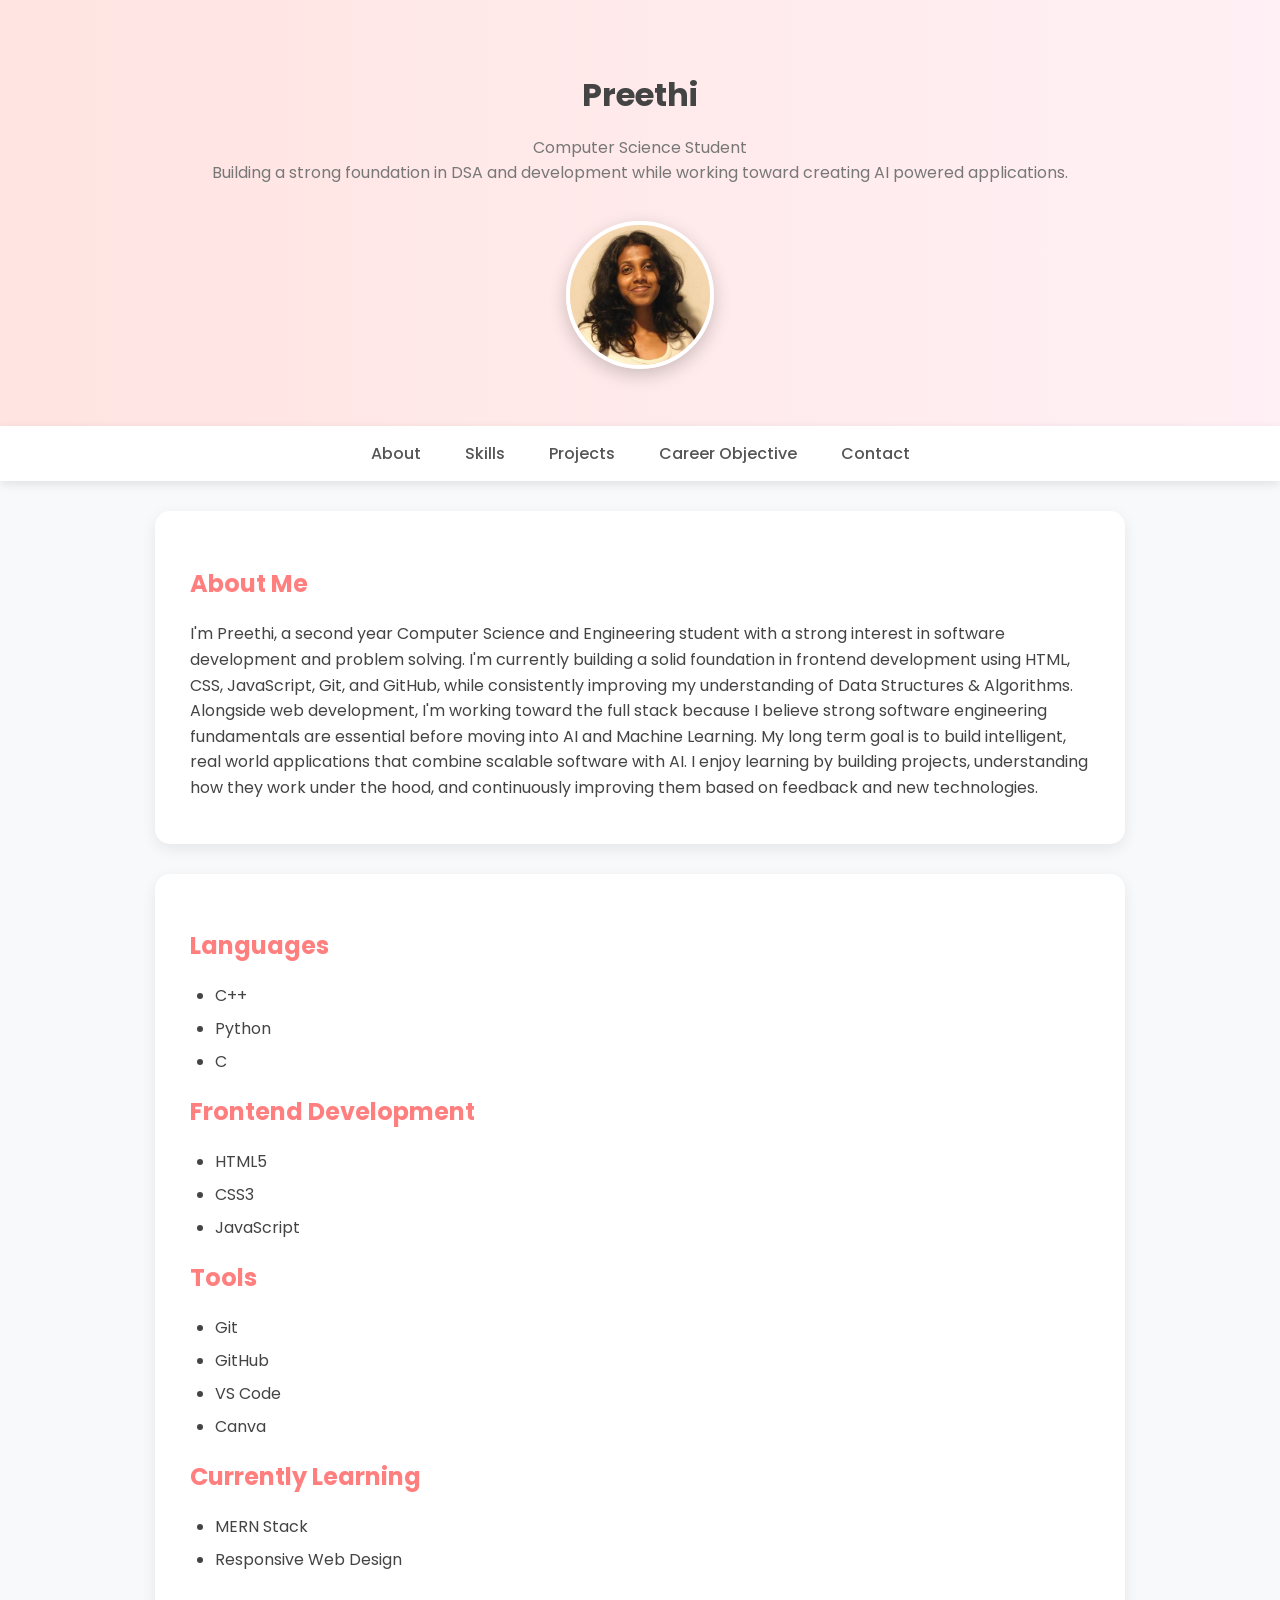
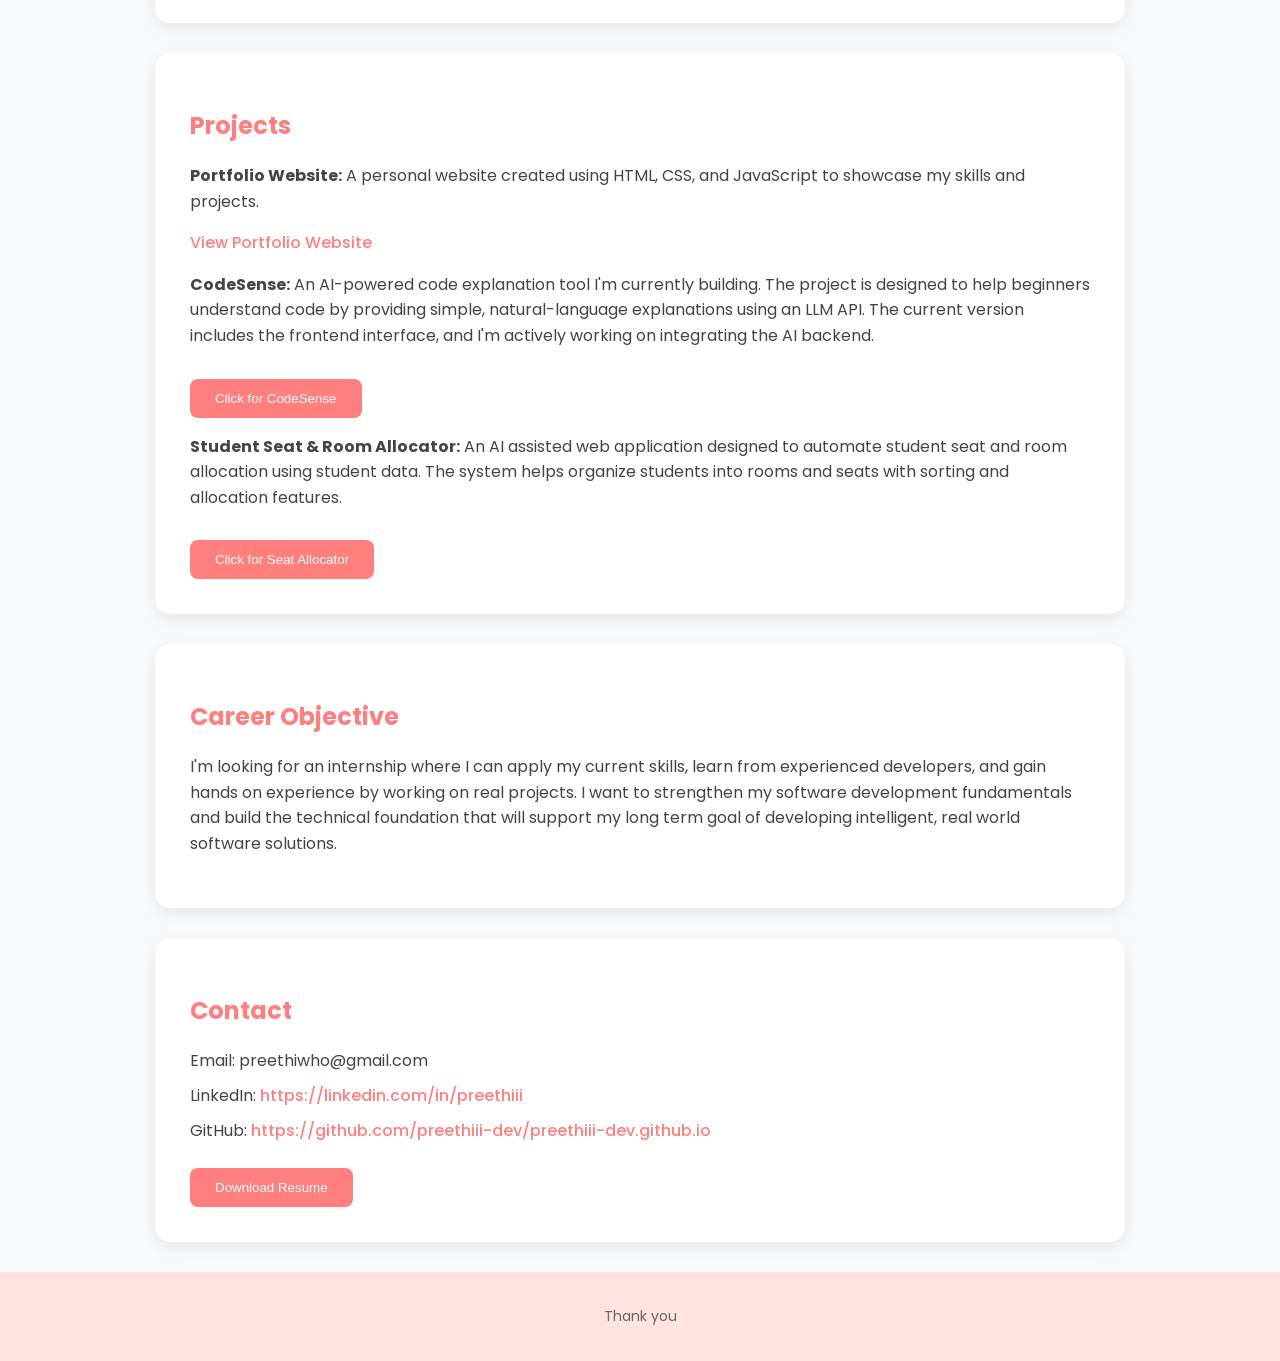
<file: index.html>
<!DOCTYPE html>
<html lang="en">
<head>
<meta charset="UTF-8">
<title>Preethi Portfolio</title>

<link href="https://fonts.googleapis.com/css2?family=Poppins:wght@300;400;600&display=swap" rel="stylesheet">

<style>
    body {
        font-family: 'Poppins', sans-serif;
        margin: 0;
        background: #f8f9fb;
        color: #444;
    }

    header {
        text-align: center;
        padding: 50px 20px;
        background: linear-gradient(to right, #ffe4e1, #fff0f5);
    }

    header h1 {
        margin-bottom: 5px;
        font-size: 32px;
    }

    header p {
        color: #777;
        font-size: 16px;
    }

    .profile-pic {
        width: 140px;
        height: 140px;
        border-radius: 50%;
        object-fit: cover;
        margin-top: 20px;
        border: 4px solid white;
        box-shadow: 0px 6px 18px rgba(0,0,0,0.2);
    }

    nav {
        background: white;
        text-align: center;
        padding: 15px;
        box-shadow: 0px 3px 10px rgba(0,0,0,0.1);
        position: sticky;
        top: 0;
    }

    nav a {
        margin: 0 20px;
        text-decoration: none;
        color: #555;
        font-weight: 500;
        transition: 0.3s;
    }

    nav a:hover {
        color: #ff7f7f;
    }

    section {
        max-width: 900px;
        margin: 30px auto;
        padding: 35px;
        background: white;
        border-radius: 15px;
        box-shadow: 0px 5px 15px rgba(0,0,0,0.08);
    }

    h2 {
        color: #ff7f7f;
        margin-bottom: 20px;
    }

    /* About */
    #about p {
        margin: 8px 0;
        line-height: 1.6;
    }

    /* Skills */
    ul {
        list-style-type: disc;
        padding-left: 25px;
    }

    li {
        margin: 8px 0;
    }

    /* Projects */
    #projects p {
        margin-bottom: 15px;
        line-height: 1.6;
    }

    /* Career Objective */
    #career p {
        line-height: 1.6;
    }

    button {
        margin-top: 15px;
        padding: 12px 25px;
        background: #ff7f7f;
        color: white;
        border: none;
        border-radius: 8px;
        cursor: pointer;
        font-weight: 500;
        transition: 0.3s;
    }

    button:hover {
        background: #ff4d4d;
    }

    a {
        color: #ff7f7f;
        text-decoration: none;
        font-weight: 500;
    }

    a:hover {
        text-decoration: underline;
    }

    /* Contact spacing */
    #contact p {
        margin: 10px 0;
    }

    footer {
        text-align: center;
        padding: 20px;
        background: #ffe4e1;
        margin-top: 30px;
        font-size: 14px;
        color: #666;
    }
</style>
</head>

<body>

<header>
    <h1>Preethi</h1>

    <p>
        Computer Science Student<br>
        Building a strong foundation in DSA and development while working
        toward creating AI powered applications.
    </p>

    <!-- Make sure this filename matches the actual file in GitHub -->
    <img src="myphoto.jpg" alt="Profile Photo" class="profile-pic">
</header>


<nav>
    <a href="#about">About</a>
    <a href="#skills">Skills</a>
    <a href="#projects">Projects</a>
    <a href="#career">Career Objective</a>
    <a href="#contact">Contact</a>
</nav>


<section id="about">
    <h2>About Me</h2>

    <p>
        I'm Preethi, a second year Computer Science and Engineering student
        with a strong interest in software development and problem solving.
        I'm currently building a solid foundation in frontend development
        using HTML, CSS, JavaScript, Git, and GitHub, while consistently
        improving my understanding of Data Structures & Algorithms.
        Alongside web development, I'm working toward the full stack because
        I believe strong software engineering fundamentals are essential
        before moving into AI and Machine Learning. My long term goal is to
        build intelligent, real world applications that combine scalable
        software with AI. I enjoy learning by building projects,
        understanding how they work under the hood, and continuously
        improving them based on feedback and new technologies.
    </p>
</section>


<section id="skills">
    <h2>Languages</h2>

    <ul>
        <li>C++</li>
        <li>Python</li>
        <li>C</li>
    </ul>


    <h2>Frontend Development</h2>

    <ul>
        <li>HTML5</li>
        <li>CSS3</li>
        <li>JavaScript</li>
    </ul>


    <h2>Tools</h2>

    <ul>
        <li>Git</li>
        <li>GitHub</li>
        <li>VS Code</li>
        <li>Canva</li>
    </ul>


    <h2>Currently Learning</h2>

    <ul>
        <li>MERN Stack</li>
        <li>Responsive Web Design</li>
    </ul>

</section>


<section id="projects">
    <h2>Projects</h2>


    <!-- Portfolio Project -->
    <p>
        <b>Portfolio Website:</b>
        A personal website created using HTML, CSS, and JavaScript
        to showcase my skills and projects.
    </p>

    <p>
        <a href="https://preethiii-dev.github.io" target="_blank">
            View Portfolio Website
        </a>
    </p>


    <!-- CodeSense Project -->
    <p>
        <b>CodeSense:</b>
        An AI-powered code explanation tool I'm currently building.
        The project is designed to help beginners understand code by
        providing simple, natural-language explanations using an LLM API.
        The current version includes the frontend interface, and I'm
        actively working on integrating the AI backend.
    </p>

    <button onclick="openproject()">
        Click for CodeSense
    </button>


    <!-- Seat Allocator Project -->
    <p>
        <b>Student Seat & Room Allocator:</b>
        An AI assisted web application designed to automate student
        seat and room allocation using student data. The system helps
        organize students into rooms and seats with sorting and
        allocation features.
    </p>

    <button onclick="openSeatAllocator()">
        Click for Seat Allocator
    </button>

</section>


<section id="career">
    <h2>Career Objective</h2>

    <p>
        I'm looking for an internship where I can apply my current skills,
        learn from experienced developers, and gain hands on experience by
        working on real projects. I want to strengthen my software
        development fundamentals and build the technical foundation that
        will support my long term goal of developing intelligent,
        real world software solutions.
    </p>
</section>


<section id="contact">
    <h2>Contact</h2>

    <p>
        Email: preethiwho@gmail.com
    </p>

    <p>
        LinkedIn:
        <a href="https://linkedin.com/in/preethiii" target="_blank">
            https://linkedin.com/in/preethiii
        </a>
    </p>

    <p>
        GitHub:
        <a href="https://github.com/preethiii-dev/preethiii-dev.github.io" target="_blank">
            https://github.com/preethiii-dev/preethiii-dev.github.io
        </a>
    </p>

    <a href="resume.final.pdf" download>
        <button>Download Resume</button>
    </a>
</section>


<footer>
    <p>Thank you</p>
</footer>


<script>

function openproject() {
    window.location.href = "codesense/code-explainer.html";
}

function openSeatAllocator() {
    window.location.href = "seat.allocator/";
}

</script>

</body>
</html>
</file>
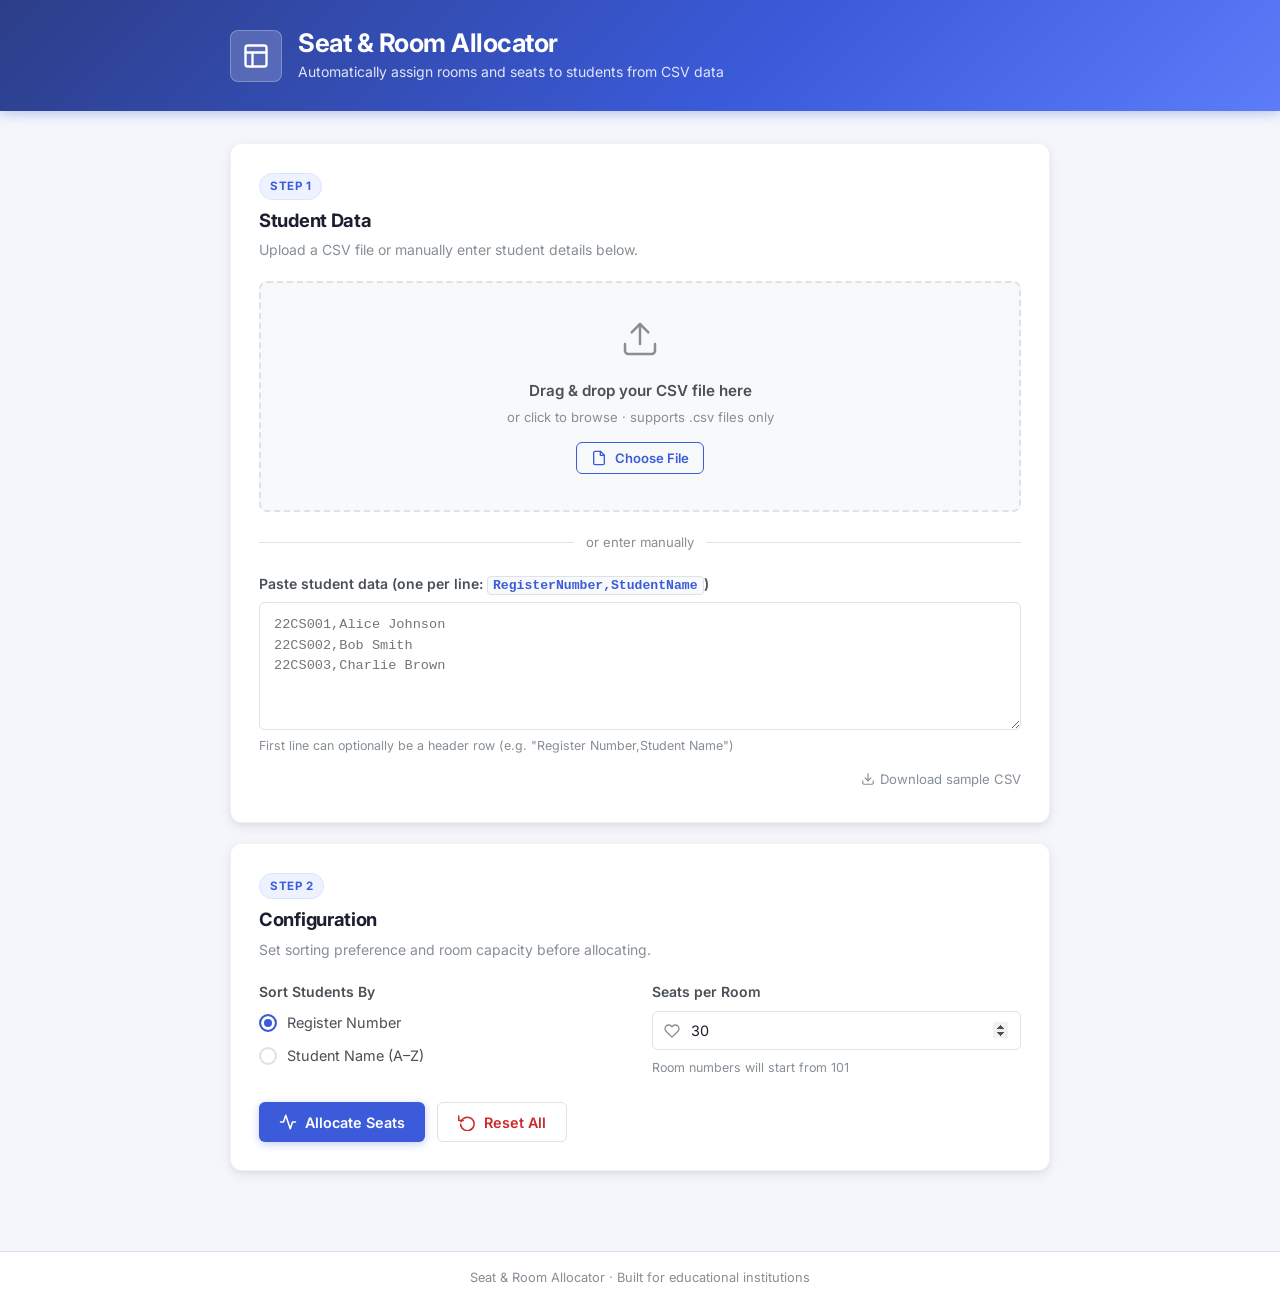
<file: seat.allocator/index.html>
<!DOCTYPE html>
<html lang="en">
  <head>
    <meta charset="UTF-8" />
    <meta name="viewport" content="width=device-width, initial-scale=1.0" />
    <title>Seat & Room Allocator</title>
    <meta name="description" content="Automatically assign room numbers and seat numbers to students based on uploaded student data." />
    <link rel="preconnect" href="https://fonts.googleapis.com" />
    <link rel="preconnect" href="https://fonts.gstatic.com" crossorigin />
    <link href="https://fonts.googleapis.com/css2?family=Inter:wght@300;400;500;600;700&display=swap" rel="stylesheet" />
    <link rel="stylesheet" href="style.css" />
  </head>
  <body>
    <!-- Toast Container -->
    <div id="toast-container" aria-live="polite" aria-atomic="true"></div>

    <!-- Loading Overlay -->
    <div id="loading-overlay" class="loading-overlay hidden">
      <div class="loading-spinner">
        <div class="spinner"></div>
        <p>Processing allocations...</p>
      </div>
    </div>

    <!-- Header -->
    <header class="header">
      <div class="container">
        <div class="header-content">
          <div class="header-icon">
            <svg xmlns="http://www.w3.org/2000/svg" width="28" height="28" viewBox="0 0 24 24" fill="none" stroke="currentColor" stroke-width="2" stroke-linecap="round" stroke-linejoin="round">
              <rect x="3" y="3" width="18" height="18" rx="2"/>
              <path d="M3 9h18M9 21V9"/>
            </svg>
          </div>
          <div>
            <h1 class="header-title">Seat &amp; Room Allocator</h1>
            <p class="header-subtitle">Automatically assign rooms and seats to students from CSV data</p>
          </div>
        </div>
      </div>
    </header>

    <main class="main">
      <div class="container">

        <!-- Step 1: Student Data Input -->
        <section class="card" id="step-input">
          <div class="card-header">
            <div class="step-badge">Step 1</div>
            <h2 class="card-title">Student Data</h2>
            <p class="card-desc">Upload a CSV file or manually enter student details below.</p>
          </div>

          <!-- Drag & Drop Upload Area -->
          <div class="upload-area" id="upload-area">
            <div class="upload-icon">
              <svg xmlns="http://www.w3.org/2000/svg" width="40" height="40" viewBox="0 0 24 24" fill="none" stroke="currentColor" stroke-width="1.5" stroke-linecap="round" stroke-linejoin="round">
                <path d="M21 15v4a2 2 0 0 1-2 2H5a2 2 0 0 1-2-2v-4"/>
                <polyline points="17 8 12 3 7 8"/>
                <line x1="12" y1="3" x2="12" y2="15"/>
              </svg>
            </div>
            <p class="upload-title">Drag &amp; drop your CSV file here</p>
            <p class="upload-subtitle">or click to browse · supports .csv files only</p>
            <input type="file" id="csv-file-input" accept=".csv" class="file-input" />
            <button class="btn btn-outline btn-sm" onclick="document.getElementById('csv-file-input').click()">
              <svg xmlns="http://www.w3.org/2000/svg" width="16" height="16" viewBox="0 0 24 24" fill="none" stroke="currentColor" stroke-width="2" stroke-linecap="round" stroke-linejoin="round"><path d="M14 2H6a2 2 0 0 0-2 2v16a2 2 0 0 0 2 2h12a2 2 0 0 0 2-2V8z"/><polyline points="14 2 14 8 20 8"/></svg>
              Choose File
            </button>
          </div>

          <!-- File Info -->
          <div id="file-info" class="file-info hidden">
            <div class="file-info-content">
              <svg xmlns="http://www.w3.org/2000/svg" width="18" height="18" viewBox="0 0 24 24" fill="none" stroke="currentColor" stroke-width="2" stroke-linecap="round" stroke-linejoin="round"><path d="M14 2H6a2 2 0 0 0-2 2v16a2 2 0 0 0 2 2h12a2 2 0 0 0 2-2V8z"/><polyline points="14 2 14 8 20 8"/></svg>
              <span id="file-name-display"></span>
              <button class="btn-icon-sm" id="remove-file-btn" title="Remove file" aria-label="Remove uploaded file">
                <svg aria-hidden="true" xmlns="http://www.w3.org/2000/svg" width="14" height="14" viewBox="0 0 24 24" fill="none" stroke="currentColor" stroke-width="2.5" stroke-linecap="round" stroke-linejoin="round"><line x1="18" y1="6" x2="6" y2="18"/><line x1="6" y1="6" x2="18" y2="18"/></svg>
              </button>
            </div>
          </div>

          <!-- Divider -->
          <div class="divider"><span>or enter manually</span></div>

          <!-- Manual Input -->
          <div class="manual-input-section">
            <label class="form-label" for="manual-input">
              Paste student data (one per line: <code>RegisterNumber,StudentName</code>)
            </label>
            <textarea
              id="manual-input"
              class="textarea"
              rows="5"
              placeholder="22CS001,Alice Johnson&#10;22CS002,Bob Smith&#10;22CS003,Charlie Brown"
            ></textarea>
            <p class="input-hint">First line can optionally be a header row (e.g. "Register Number,Student Name")</p>
          </div>

          <!-- Sample CSV download link -->
          <div class="sample-download">
            <a href="sample_students.csv" download class="link-subtle">
              <svg xmlns="http://www.w3.org/2000/svg" width="14" height="14" viewBox="0 0 24 24" fill="none" stroke="currentColor" stroke-width="2" stroke-linecap="round" stroke-linejoin="round"><path d="M21 15v4a2 2 0 0 1-2 2H5a2 2 0 0 1-2-2v-4"/><polyline points="7 10 12 15 17 10"/><line x1="12" y1="15" x2="12" y2="3"/></svg>
              Download sample CSV
            </a>
          </div>
        </section>

        <!-- Step 2: Configuration -->
        <section class="card" id="step-config">
          <div class="card-header">
            <div class="step-badge">Step 2</div>
            <h2 class="card-title">Configuration</h2>
            <p class="card-desc">Set sorting preference and room capacity before allocating.</p>
          </div>

          <div class="config-grid">
            <!-- Sorting -->
            <div class="form-group">
              <label class="form-label">Sort Students By</label>
              <div class="radio-group">
                <label class="radio-label">
                  <input type="radio" name="sort-option" value="register" checked />
                  <span class="radio-custom"></span>
                  <span>Register Number</span>
                </label>
                <label class="radio-label">
                  <input type="radio" name="sort-option" value="name" />
                  <span class="radio-custom"></span>
                  <span>Student Name (A–Z)</span>
                </label>
              </div>
            </div>

            <!-- Room Capacity -->
            <div class="form-group">
              <label class="form-label" for="room-capacity">Seats per Room</label>
              <div class="input-with-icon">
                <svg xmlns="http://www.w3.org/2000/svg" width="16" height="16" viewBox="0 0 24 24" fill="none" stroke="currentColor" stroke-width="2" stroke-linecap="round" stroke-linejoin="round"><path d="M20.84 4.61a5.5 5.5 0 0 0-7.78 0L12 5.67l-1.06-1.06a5.5 5.5 0 0 0-7.78 7.78l1.06 1.06L12 21.23l7.78-7.78 1.06-1.06a5.5 5.5 0 0 0 0-7.78z"/></svg>
                <input type="number" id="room-capacity" class="input" value="30" min="1" max="500" placeholder="e.g. 30" />
              </div>
              <p class="input-hint">Room numbers will start from 101</p>
            </div>
          </div>

          <!-- Action Buttons -->
          <div class="action-buttons">
            <button class="btn btn-primary" id="allocate-btn">
              <svg xmlns="http://www.w3.org/2000/svg" width="18" height="18" viewBox="0 0 24 24" fill="none" stroke="currentColor" stroke-width="2" stroke-linecap="round" stroke-linejoin="round"><polyline points="22 12 18 12 15 21 9 3 6 12 2 12"/></svg>
              Allocate Seats
            </button>
            <button class="btn btn-danger" id="reset-btn">
              <svg xmlns="http://www.w3.org/2000/svg" width="18" height="18" viewBox="0 0 24 24" fill="none" stroke="currentColor" stroke-width="2" stroke-linecap="round" stroke-linejoin="round"><polyline points="1 4 1 10 7 10"/><path d="M3.51 15a9 9 0 1 0 .49-3.36"/></svg>
              Reset All
            </button>
          </div>
        </section>

        <!-- Results Section -->
        <section class="card hidden" id="results-section">
          <div class="card-header">
            <div class="step-badge step-badge--success">Results</div>
            <h2 class="card-title">Allocation Results</h2>
          </div>

          <!-- Stats -->
          <div class="stats-grid" id="stats-grid">
            <div class="stat-card">
              <div class="stat-icon stat-icon--blue">
                <svg xmlns="http://www.w3.org/2000/svg" width="20" height="20" viewBox="0 0 24 24" fill="none" stroke="currentColor" stroke-width="2" stroke-linecap="round" stroke-linejoin="round"><path d="M17 21v-2a4 4 0 0 0-4-4H5a4 4 0 0 0-4 4v2"/><circle cx="9" cy="7" r="4"/><path d="M23 21v-2a4 4 0 0 0-3-3.87"/><path d="M16 3.13a4 4 0 0 1 0 7.75"/></svg>
              </div>
              <div class="stat-info">
                <div class="stat-value" id="stat-students">0</div>
                <div class="stat-label">Total Students</div>
              </div>
            </div>
            <div class="stat-card">
              <div class="stat-icon stat-icon--purple">
                <svg xmlns="http://www.w3.org/2000/svg" width="20" height="20" viewBox="0 0 24 24" fill="none" stroke="currentColor" stroke-width="2" stroke-linecap="round" stroke-linejoin="round"><rect x="3" y="3" width="18" height="18" rx="2"/><path d="M3 9h18M9 21V9"/></svg>
              </div>
              <div class="stat-info">
                <div class="stat-value" id="stat-rooms">0</div>
                <div class="stat-label">Rooms Created</div>
              </div>
            </div>
            <div class="stat-card">
              <div class="stat-icon stat-icon--green">
                <svg xmlns="http://www.w3.org/2000/svg" width="20" height="20" viewBox="0 0 24 24" fill="none" stroke="currentColor" stroke-width="2" stroke-linecap="round" stroke-linejoin="round"><polyline points="22 12 18 12 15 21 9 3 6 12 2 12"/></svg>
              </div>
              <div class="stat-info">
                <div class="stat-value" id="stat-seats">0</div>
                <div class="stat-label">Seats Allocated</div>
              </div>
            </div>
          </div>

          <!-- Search & Download -->
          <div class="table-controls">
            <div class="search-wrapper">
              <label for="search-input" class="sr-only">Search students</label>
              <svg class="search-icon" aria-hidden="true" xmlns="http://www.w3.org/2000/svg" width="16" height="16" viewBox="0 0 24 24" fill="none" stroke="currentColor" stroke-width="2" stroke-linecap="round" stroke-linejoin="round"><circle cx="11" cy="11" r="8"/><line x1="21" y1="21" x2="16.65" y2="16.65"/></svg>
              <input type="search" id="search-input" class="search-input" placeholder="Search by name or register number…" aria-label="Search students by name or register number" />
            </div>
            <button class="btn btn-success" id="download-btn">
              <svg xmlns="http://www.w3.org/2000/svg" width="16" height="16" viewBox="0 0 24 24" fill="none" stroke="currentColor" stroke-width="2" stroke-linecap="round" stroke-linejoin="round"><path d="M21 15v4a2 2 0 0 1-2 2H5a2 2 0 0 1-2-2v-4"/><polyline points="7 10 12 15 17 10"/><line x1="12" y1="15" x2="12" y2="3"/></svg>
              Download CSV
            </button>
          </div>

          <p class="results-count" id="results-count"></p>

          <!-- Table -->
          <div class="table-wrapper">
            <table class="table" id="results-table">
              <thead>
                <tr>
                  <th>Register Number</th>
                  <th>Student Name</th>
                  <th>Room Number</th>
                  <th>Seat Number</th>
                </tr>
              </thead>
              <tbody id="results-tbody"></tbody>
            </table>
            <div class="empty-state hidden" id="empty-state">
              <svg xmlns="http://www.w3.org/2000/svg" width="40" height="40" viewBox="0 0 24 24" fill="none" stroke="currentColor" stroke-width="1.5" stroke-linecap="round" stroke-linejoin="round"><circle cx="11" cy="11" r="8"/><line x1="21" y1="21" x2="16.65" y2="16.65"/></svg>
              <p>No results match your search.</p>
            </div>
          </div>
        </section>

      </div>
    </main>

    <footer class="footer">
      <div class="container">
        <p>Seat &amp; Room Allocator · Built for educational institutions</p>
      </div>
    </footer>

    <script src="script.js"></script>
  </body>
</html>
</file>
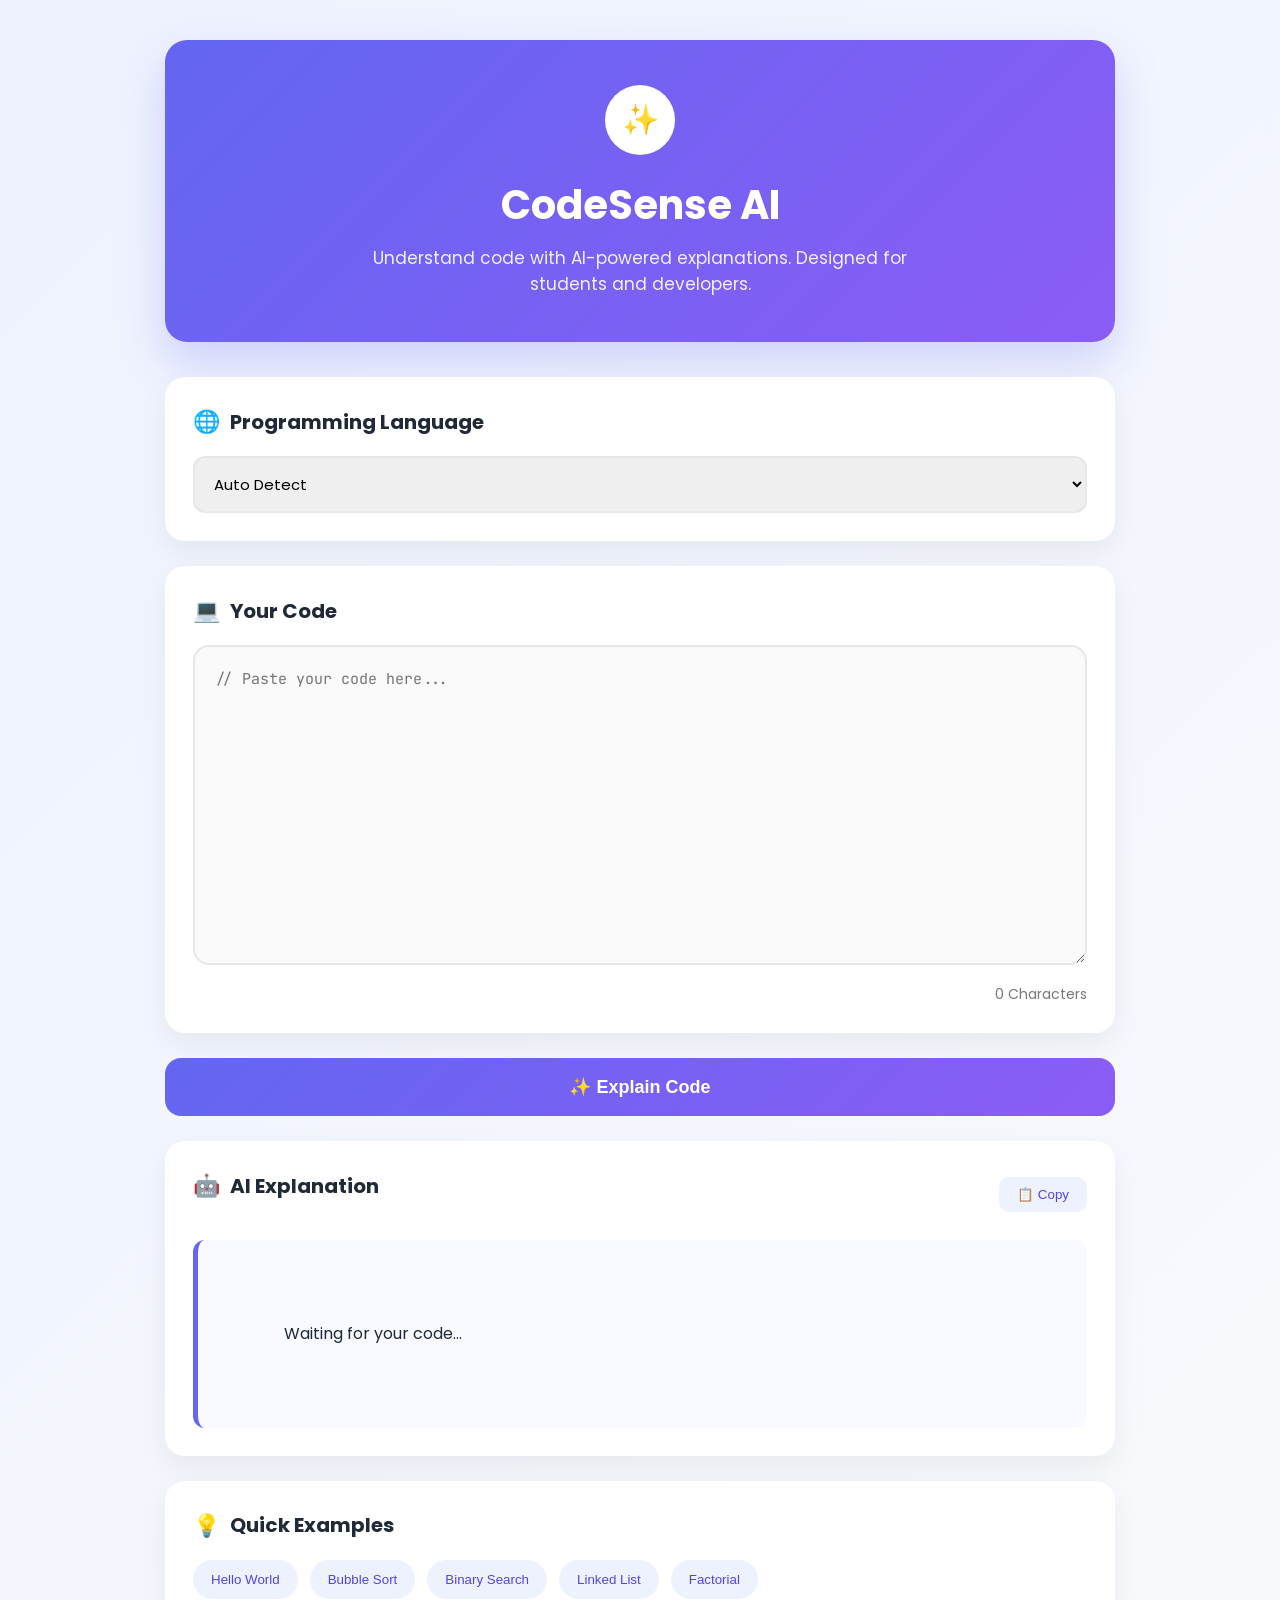
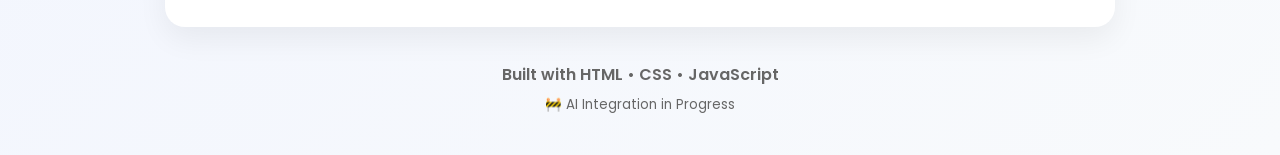
<file: codesense/code-explainer.html>
<!DOCTYPE html>
<html lang="en">
<head>
    <meta charset="UTF-8">
    <meta name="viewport" content="width=device-width, initial-scale=1.0">

    <title>CodeSense AI</title>

    <link href="https://fonts.googleapis.com/css2?family=Poppins:wght@300;400;500;600;700&family=JetBrains+Mono:wght@400;500&display=swap" rel="stylesheet">

    <link rel="stylesheet" href="style.css">
</head>

<body>

<div class="container">

    <!-- HERO -->

    <header class="hero">

        <div class="logo">
            ✨
        </div>

        <h1>CodeSense AI</h1>

        <p>
            Understand code with AI-powered explanations.
            Designed for students and developers.
        </p>

    </header>


    <!-- INPUT CARD -->

    <div class="card">

        <div class="section-title">

            <span>🌐</span>
            <h2>Programming Language</h2>

        </div>

        <select id="language">

            <option>Auto Detect</option>
            <option>JavaScript</option>
            <option>Python</option>
            <option>C++</option>
            <option>Java</option>
            <option>C</option>
            <option>HTML</option>
            <option>CSS</option>

        </select>

    </div>


    <!-- CODE EDITOR -->

    <div class="card">

        <div class="section-title">

            <span>💻</span>

            <h2>Your Code</h2>

        </div>

        <textarea
            id="codeInput"
            placeholder="// Paste your code here..."
        ></textarea>

        <div class="editor-footer">

            <span id="charCount">
                0 Characters
            </span>

        </div>

    </div>


    <!-- BUTTON -->

    <button id="explainBtn">

        ✨ Explain Code

    </button>


    <!-- OUTPUT -->

    <div class="card">

        <div class="output-header">

            <div class="section-title">

                <span>🤖</span>

                <h2>AI Explanation</h2>

            </div>

            <button id="copyBtn">

                📋 Copy

            </button>

        </div>

        <div class="output">

            <p id="result">

                Waiting for your code...

            </p>

        </div>

    </div>


    <!-- EXAMPLES -->

    <div class="card">

        <div class="section-title">

            <span>💡</span>

            <h2>Quick Examples</h2>

        </div>

       <div class="examples">

    <button class="example-btn" onclick="loadExample('hello')">
        Hello World
    </button>

    <button class="example-btn" onclick="loadExample('bubble')">
        Bubble Sort
    </button>

    <button class="example-btn" onclick="loadExample('binary')">
        Binary Search
    </button>

    <button class="example-btn" onclick="loadExample('linkedlist')">
        Linked List
    </button>

    <button class="example-btn" onclick="loadExample('factorial')">
        Factorial
    </button>

</div>
    </div>


    <!-- FOOTER -->

    <footer>

        <p>

            Built with HTML • CSS • JavaScript

        </p>

        <small>

            🚧 AI Integration in Progress

        </small>

    </footer>

</div>

<script src="script.js"></script>

</body>
</html>
</file>
<file: seat.allocator/style.css>
/* =============================================
   Seat & Room Allocator — Main Stylesheet
   ============================================= */

:root {
  --primary: #3B5BDB;
  --primary-dark: #2f4ac7;
  --primary-light: #dbe4ff;
  --primary-muted: #eef2ff;

  --success: #2f9e44;
  --success-light: #d3f9d8;
  --success-muted: #ebfbee;

  --danger: #c92a2a;
  --danger-light: #ffe3e3;
  --danger-muted: #fff5f5;

  --purple: #7048e8;
  --purple-light: #e5dbff;
  --purple-muted: #f3f0ff;

  --bg: #f4f6fb;
  --surface: #ffffff;
  --surface-2: #f8f9fa;

  --text-primary: #1a1e2e;
  --text-secondary: #495057;
  --text-muted: #868e96;

  --border: #dee2e6;
  --border-focus: #3B5BDB;

  --shadow-sm: 0 1px 3px rgba(0,0,0,0.06), 0 1px 2px rgba(0,0,0,0.04);
  --shadow: 0 4px 12px rgba(0,0,0,0.08), 0 2px 4px rgba(0,0,0,0.04);
  --shadow-lg: 0 8px 24px rgba(0,0,0,0.10), 0 4px 8px rgba(0,0,0,0.04);

  --radius: 12px;
  --radius-sm: 8px;
  --radius-xs: 6px;

  --font: 'Inter', -apple-system, BlinkMacSystemFont, 'Segoe UI', sans-serif;
  --transition: 0.18s ease;
}

*, *::before, *::after { box-sizing: border-box; margin: 0; padding: 0; }

html { font-size: 16px; scroll-behavior: smooth; }

body {
  font-family: var(--font);
  background: var(--bg);
  color: var(--text-primary);
  line-height: 1.6;
  -webkit-font-smoothing: antialiased;
  min-height: 100vh;
}

.hidden { display: none !important; }

.container { max-width: 860px; margin: 0 auto; padding: 0 20px; }

/* Header */
.header {
  background: linear-gradient(135deg, #2c3e88 0%, #3B5BDB 60%, #5c7cfa 100%);
  color: #fff;
  padding: 28px 0;
  box-shadow: 0 2px 12px rgba(59,91,219,0.35);
  position: sticky;
  top: 0;
  z-index: 100;
}
.header-content { display: flex; align-items: center; gap: 16px; }
.header-icon {
  width: 52px; height: 52px;
  background: rgba(255,255,255,0.18);
  border-radius: var(--radius-sm);
  display: flex; align-items: center; justify-content: center;
  flex-shrink: 0;
  border: 1px solid rgba(255,255,255,0.25);
}
.header-title { font-size: 1.6rem; font-weight: 700; letter-spacing: -0.5px; line-height: 1.2; }
.header-subtitle { font-size: 0.875rem; opacity: 0.85; margin-top: 2px; font-weight: 400; }

/* Main */
.main { padding: 32px 0 60px; }

/* Cards */
.card {
  background: var(--surface);
  border-radius: var(--radius);
  box-shadow: var(--shadow);
  padding: 28px;
  margin-bottom: 20px;
  border: 1px solid rgba(0,0,0,0.05);
  animation: cardIn 0.35s ease both;
}
@keyframes cardIn {
  from { opacity: 0; transform: translateY(12px); }
  to   { opacity: 1; transform: translateY(0); }
}
.card-header { margin-bottom: 20px; }
.card-title { font-size: 1.15rem; font-weight: 700; color: var(--text-primary); margin-top: 6px; letter-spacing: -0.3px; }
.card-desc { font-size: 0.875rem; color: var(--text-muted); margin-top: 4px; }
.step-badge {
  display: inline-block;
  background: var(--primary-muted); color: var(--primary);
  font-size: 0.72rem; font-weight: 700; letter-spacing: 0.5px; text-transform: uppercase;
  padding: 3px 10px; border-radius: 99px; border: 1px solid var(--primary-light);
}
.step-badge--success { background: var(--success-muted); color: var(--success); border-color: var(--success-light); }

/* Upload Area */
.upload-area {
  border: 2px dashed var(--border);
  border-radius: var(--radius-sm);
  padding: 36px 24px;
  text-align: center;
  cursor: pointer;
  transition: border-color var(--transition), background var(--transition);
  background: var(--surface-2);
  position: relative;
}
.upload-area:hover, .upload-area.drag-over { border-color: var(--primary); background: var(--primary-muted); }
.upload-area.drag-over { transform: scale(1.01); }
.upload-area.has-file { border-color: var(--success); background: var(--success-muted); }
.upload-icon { color: var(--text-muted); margin-bottom: 12px; transition: color var(--transition); }
.upload-area:hover .upload-icon, .upload-area.drag-over .upload-icon { color: var(--primary); }
.upload-area.has-file .upload-icon { color: var(--success); }
.upload-title { font-weight: 600; color: var(--text-secondary); font-size: 0.95rem; }
.upload-subtitle { font-size: 0.82rem; color: var(--text-muted); margin: 4px 0 14px; }
.file-input { position: absolute; inset: 0; opacity: 0; cursor: pointer; width: 100%; height: 100%; }

/* File Info */
.file-info {
  background: var(--success-muted); border: 1px solid var(--success-light);
  border-radius: var(--radius-xs); padding: 10px 14px; margin-top: 10px;
}
.file-info-content { display: flex; align-items: center; gap: 8px; color: var(--success); font-size: 0.875rem; font-weight: 500; }
.file-info-content span { flex: 1; overflow: hidden; text-overflow: ellipsis; white-space: nowrap; }

/* Divider */
.divider { display: flex; align-items: center; gap: 12px; margin: 20px 0; color: var(--text-muted); font-size: 0.82rem; }
.divider::before, .divider::after { content: ''; flex: 1; height: 1px; background: var(--border); }

/* Manual Input */
.manual-input-section { display: flex; flex-direction: column; gap: 6px; }
.form-label { font-size: 0.875rem; font-weight: 600; color: var(--text-secondary); }
.form-label code {
  font-family: 'Courier New', monospace;
  background: var(--surface-2); border: 1px solid var(--border);
  padding: 1px 5px; border-radius: 4px; font-size: 0.82rem; color: var(--primary);
}
.textarea {
  width: 100%; padding: 12px 14px;
  border: 1px solid var(--border); border-radius: var(--radius-xs);
  font-family: 'Courier New', monospace; font-size: 0.85rem; color: var(--text-primary);
  background: var(--surface); resize: vertical;
  transition: border-color var(--transition), box-shadow var(--transition); line-height: 1.5;
}
.textarea:focus { outline: none; border-color: var(--border-focus); box-shadow: 0 0 0 3px rgba(59,91,219,0.12); }
.input-hint { font-size: 0.78rem; color: var(--text-muted); }
.sample-download { margin-top: 12px; text-align: right; }
.link-subtle { display: inline-flex; align-items: center; gap: 5px; font-size: 0.82rem; color: var(--text-muted); text-decoration: none; transition: color var(--transition); }
.link-subtle:hover { color: var(--primary); }

/* Config Grid */
.config-grid { display: grid; grid-template-columns: 1fr 1fr; gap: 24px; }
@media (max-width: 560px) { .config-grid { grid-template-columns: 1fr; gap: 16px; } }
.form-group { display: flex; flex-direction: column; gap: 8px; }

/* Screen-reader only */
.sr-only {
  position: absolute; width: 1px; height: 1px; padding: 0; margin: -1px;
  overflow: hidden; clip: rect(0,0,0,0); white-space: nowrap; border: 0;
}

/* Radio Group */
.radio-group { display: flex; flex-direction: column; gap: 10px; }
.radio-label {
  display: flex; align-items: center; gap: 10px; cursor: pointer;
  font-size: 0.9rem; color: var(--text-secondary);
  transition: color var(--transition); user-select: none;
}
.radio-label:hover { color: var(--primary); }
.radio-label input[type="radio"] { position: absolute; opacity: 0; width: 0; height: 0; margin: 0; }
.radio-custom {
  width: 18px; height: 18px; border: 2px solid var(--border); border-radius: 50%;
  flex-shrink: 0; position: relative; transition: border-color var(--transition), background var(--transition);
}
.radio-label input[type="radio"]:focus-visible + .radio-custom { outline: 2px solid var(--primary); outline-offset: 2px; }
.radio-label input[type="radio"]:checked + .radio-custom {
  border-color: var(--primary); background: var(--primary); box-shadow: inset 0 0 0 3px #fff;
}

/* Input */
.input-with-icon { position: relative; }
.input-with-icon svg { position: absolute; left: 12px; top: 50%; transform: translateY(-50%); color: var(--text-muted); pointer-events: none; }
.input {
  width: 100%; padding: 10px 12px 10px 38px;
  border: 1px solid var(--border); border-radius: var(--radius-xs);
  font-family: var(--font); font-size: 0.9rem; color: var(--text-primary);
  background: var(--surface); transition: border-color var(--transition), box-shadow var(--transition);
}
.input:focus { outline: none; border-color: var(--border-focus); box-shadow: 0 0 0 3px rgba(59,91,219,0.12); }
.input::-webkit-inner-spin-button, .input::-webkit-outer-spin-button { opacity: 1; }

/* Buttons */
.btn {
  display: inline-flex; align-items: center; gap: 8px;
  padding: 10px 20px; border-radius: var(--radius-xs);
  font-family: var(--font); font-size: 0.9rem; font-weight: 600;
  border: none; cursor: pointer;
  transition: transform 0.12s ease, box-shadow 0.12s ease, background var(--transition), opacity var(--transition);
  user-select: none; text-decoration: none; white-space: nowrap;
}
.btn:active { transform: scale(0.97); }
.btn:disabled { opacity: 0.55; cursor: not-allowed; transform: none; }
.btn-primary { background: var(--primary); color: #fff; box-shadow: 0 2px 8px rgba(59,91,219,0.3); }
.btn-primary:hover:not(:disabled) { background: var(--primary-dark); box-shadow: 0 4px 14px rgba(59,91,219,0.4); transform: translateY(-1px); }
.btn-danger { background: var(--surface); color: var(--danger); border: 1.5px solid var(--border); }
.btn-danger:hover:not(:disabled) { background: var(--danger-light); border-color: var(--danger); transform: translateY(-1px); }
.btn-success { background: var(--success); color: #fff; box-shadow: 0 2px 8px rgba(47,158,68,0.28); }
.btn-success:hover:not(:disabled) { background: #25863a; box-shadow: 0 4px 14px rgba(47,158,68,0.38); transform: translateY(-1px); }
.btn-outline { background: transparent; color: var(--primary); border: 1.5px solid var(--primary); }
.btn-outline:hover:not(:disabled) { background: var(--primary-muted); }
.btn-sm { padding: 7px 14px; font-size: 0.82rem; }
.btn-icon-sm {
  display: inline-flex; align-items: center; justify-content: center;
  width: 24px; height: 24px; border-radius: 50%; border: none;
  background: transparent; color: var(--success); cursor: pointer;
  flex-shrink: 0; transition: background var(--transition);
}
.btn-icon-sm:hover { background: rgba(47,158,68,0.15); }
.action-buttons { display: flex; gap: 12px; margin-top: 24px; flex-wrap: wrap; }

/* Stats Grid */
.stats-grid { display: grid; grid-template-columns: repeat(3, 1fr); gap: 14px; margin-bottom: 24px; }
@media (max-width: 500px) { .stats-grid { grid-template-columns: 1fr; gap: 10px; } }
.stat-card {
  background: var(--surface-2); border: 1px solid var(--border); border-radius: var(--radius-sm);
  padding: 16px; display: flex; align-items: center; gap: 14px;
  transition: transform var(--transition), box-shadow var(--transition);
}
.stat-card:hover { transform: translateY(-2px); box-shadow: var(--shadow-sm); }
.stat-icon { width: 42px; height: 42px; border-radius: 10px; display: flex; align-items: center; justify-content: center; flex-shrink: 0; }
.stat-icon--blue   { background: var(--primary-muted); color: var(--primary); }
.stat-icon--purple { background: var(--purple-muted);  color: var(--purple); }
.stat-icon--green  { background: var(--success-muted); color: var(--success); }
.stat-value { font-size: 1.6rem; font-weight: 700; line-height: 1; color: var(--text-primary); letter-spacing: -0.5px; }
.stat-label { font-size: 0.78rem; color: var(--text-muted); margin-top: 3px; font-weight: 500; }

/* Table Controls */
.table-controls { display: flex; gap: 12px; align-items: center; flex-wrap: wrap; margin-bottom: 10px; }
.search-wrapper { position: relative; flex: 1; min-width: 200px; }
.search-icon { position: absolute; left: 12px; top: 50%; transform: translateY(-50%); color: var(--text-muted); pointer-events: none; }
.search-input {
  width: 100%; padding: 9px 12px 9px 36px;
  border: 1px solid var(--border); border-radius: var(--radius-xs);
  font-family: var(--font); font-size: 0.875rem;
  background: var(--surface); color: var(--text-primary);
  transition: border-color var(--transition), box-shadow var(--transition);
}
.search-input:focus { outline: none; border-color: var(--border-focus); box-shadow: 0 0 0 3px rgba(59,91,219,0.12); }
.results-count { font-size: 0.82rem; color: var(--text-muted); margin-bottom: 10px; }

/* Table */
.table-wrapper { border: 1px solid var(--border); border-radius: var(--radius-sm); overflow: hidden; overflow-x: auto; }
.table { width: 100%; border-collapse: collapse; font-size: 0.875rem; }
.table thead tr { background: #f0f3ff; }
.table th {
  padding: 12px 16px; text-align: left;
  font-weight: 700; font-size: 0.78rem; text-transform: uppercase; letter-spacing: 0.5px;
  color: var(--primary); border-bottom: 2px solid var(--primary-light); white-space: nowrap;
}
.table td { padding: 11px 16px; border-bottom: 1px solid var(--border); color: var(--text-secondary); vertical-align: middle; }
.table tbody tr:last-child td { border-bottom: none; }
.table tbody tr { transition: background var(--transition); animation: rowIn 0.25s ease both; }
.table tbody tr:hover { background: var(--primary-muted); }
@keyframes rowIn {
  from { opacity: 0; transform: translateX(-6px); }
  to   { opacity: 1; transform: translateX(0); }
}
.table tbody tr:nth-child(even) { background: var(--surface-2); }
.table tbody tr:nth-child(even):hover { background: var(--primary-muted); }
.table td:first-child { font-family: 'Courier New', monospace; font-size: 0.8rem; color: var(--primary); font-weight: 600; }
.room-badge {
  display: inline-flex; align-items: center; gap: 4px;
  background: var(--primary-muted); color: var(--primary);
  border: 1px solid var(--primary-light); border-radius: 6px;
  padding: 2px 10px; font-weight: 700; font-size: 0.82rem;
}
.seat-badge {
  display: inline-flex; align-items: center; justify-content: center;
  width: 28px; height: 28px;
  background: var(--success-muted); color: var(--success);
  border: 1px solid var(--success-light); border-radius: 50%;
  font-weight: 700; font-size: 0.8rem;
}

/* Empty State */
.empty-state { display: flex; flex-direction: column; align-items: center; justify-content: center; gap: 10px; padding: 48px 16px; color: var(--text-muted); }
.empty-state p { font-size: 0.9rem; }

/* Loading Overlay */
.loading-overlay {
  position: fixed; inset: 0;
  background: rgba(255,255,255,0.85); backdrop-filter: blur(4px);
  display: flex; align-items: center; justify-content: center; z-index: 999;
}
.loading-spinner {
  display: flex; flex-direction: column; align-items: center; gap: 16px;
  background: var(--surface); border-radius: var(--radius);
  padding: 32px 40px; box-shadow: var(--shadow-lg); border: 1px solid var(--border);
}
.spinner {
  width: 40px; height: 40px;
  border: 3px solid var(--primary-light); border-top-color: var(--primary);
  border-radius: 50%; animation: spin 0.7s linear infinite;
}
@keyframes spin { to { transform: rotate(360deg); } }
.loading-spinner p { font-size: 0.9rem; color: var(--text-secondary); font-weight: 500; }

/* Toasts */
#toast-container {
  position: fixed; bottom: 24px; right: 24px; z-index: 1000;
  display: flex; flex-direction: column; gap: 10px; pointer-events: none;
}
.toast {
  display: flex; align-items: center; gap: 12px;
  padding: 14px 18px; border-radius: var(--radius-sm);
  box-shadow: var(--shadow-lg); font-size: 0.875rem; font-weight: 500;
  min-width: 260px; max-width: 380px; pointer-events: all;
  animation: toastIn 0.32s cubic-bezier(0.34,1.56,0.64,1) both;
  border: 1px solid transparent;
}
@keyframes toastIn {
  from { opacity: 0; transform: translateX(40px) scale(0.9); }
  to   { opacity: 1; transform: translateX(0) scale(1); }
}
@keyframes toastOut {
  from { opacity: 1; transform: translateX(0) scale(1); }
  to   { opacity: 0; transform: translateX(40px) scale(0.85); }
}
.toast.toast-out { animation: toastOut 0.25s ease forwards; }
.toast-icon { flex-shrink: 0; display: flex; align-items: center; justify-content: center; width: 28px; height: 28px; border-radius: 50%; }
.toast-msg { flex: 1; line-height: 1.4; color: var(--text-primary); }
.toast--success { background: var(--surface); border-color: var(--success-light); }
.toast--success .toast-icon { background: var(--success-muted); color: var(--success); }
.toast--error { background: var(--surface); border-color: var(--danger-light); }
.toast--error .toast-icon { background: var(--danger-light); color: var(--danger); }
.toast--info { background: var(--surface); border-color: var(--primary-light); }
.toast--info .toast-icon { background: var(--primary-muted); color: var(--primary); }

/* Footer */
.footer { background: var(--surface); border-top: 1px solid var(--border); padding: 16px 0; text-align: center; }
.footer p { font-size: 0.8rem; color: var(--text-muted); }

/* Search highlight */
.highlight { background: #fff3bf; border-radius: 3px; padding: 0 2px; font-weight: 600; color: #7a4f00; }

/* Responsive */
@media (max-width: 640px) {
  .header-title { font-size: 1.25rem; }
  .card { padding: 20px 16px; }
  .table-controls { flex-direction: column; align-items: stretch; }
  .search-wrapper { min-width: unset; }
  .action-buttons { flex-direction: column; }
  .btn { justify-content: center; }
  #toast-container { bottom: 12px; right: 12px; left: 12px; }
  .toast { min-width: unset; max-width: unset; }
}
</file>
<file: codesense/style.css>
*{
    margin:0;
    padding:0;
    box-sizing:border-box;
}

:root{
    --primary:#6366f1;
    --secondary:#8b5cf6;
    --bg:#f5f7ff;
    --card:#ffffff;
    --text:#1f2937;
    --light:#6b7280;
    --border:#e5e7eb;
}

body{
    font-family:"Poppins",sans-serif;
    background:linear-gradient(135deg,#eef2ff,#f8fafc);
    color:var(--text);
    min-height:100vh;
    padding:40px 20px;
}

.container{
    max-width:950px;
    margin:auto;
}

/* HERO */

.hero{
    text-align:center;
    margin-bottom:35px;
    padding:45px;
    border-radius:22px;
    background:linear-gradient(135deg,#6366f1,#8b5cf6);
    color:white;
    box-shadow:0 20px 45px rgba(99,102,241,.25);
}

.logo{
    width:70px;
    height:70px;
    margin:auto;
    border-radius:50%;
    background:white;
    color:#6366f1;
    display:flex;
    align-items:center;
    justify-content:center;
    font-size:30px;
    margin-bottom:20px;
}

.hero h1{
    font-size:40px;
    margin-bottom:10px;
}

.hero p{
    opacity:.9;
    font-size:17px;
    max-width:600px;
    margin:auto;
}

/* CARDS */

.card{
    background:white;
    border-radius:20px;
    padding:28px;
    margin-bottom:25px;
    box-shadow:0 12px 30px rgba(0,0,0,.06);
    transition:.3s;
}

.card:hover{
    transform:translateY(-3px);
}

/* SECTION */

.section-title{
    display:flex;
    align-items:center;
    gap:10px;
    margin-bottom:18px;
}

.section-title span{
    font-size:22px;
}

.section-title h2{
    font-size:20px;
}

/* SELECT */

select{
    width:100%;
    padding:15px;
    border-radius:12px;
    border:2px solid var(--border);
    font-size:15px;
    font-family:Poppins;
    transition:.3s;
}

select:focus{
    border-color:var(--primary);
    outline:none;
}

/* TEXTAREA */

textarea{
    width:100%;
    height:320px;
    padding:20px;
    border-radius:16px;
    border:2px solid var(--border);
    resize:vertical;
    font-size:15px;
    line-height:1.7;
    font-family:"JetBrains Mono",monospace;
    transition:.3s;
    background:#fafafa;
}

textarea:focus{
    outline:none;
    border-color:var(--primary);
    background:white;
    box-shadow:0 0 0 5px rgba(99,102,241,.1);
}

.editor-footer{
    margin-top:12px;
    color:#777;
    font-size:14px;
    text-align:right;
}

/* BUTTON */

#explainBtn{
    width:100%;
    border:none;
    border-radius:16px;
    padding:18px;
    margin-bottom:25px;
    cursor:pointer;
    background:linear-gradient(135deg,#6366f1,#8b5cf6);
    color:white;
    font-size:18px;
    font-weight:600;
    transition:.3s;
}

#explainBtn:hover{
    transform:translateY(-3px);
    box-shadow:0 18px 35px rgba(99,102,241,.35);
}

#explainBtn:active{
    transform:scale(.98);
}

/* OUTPUT */

.output-header{
    display:flex;
    justify-content:space-between;
    align-items:center;
    margin-bottom:20px;
}

.output{
    min-height:180px;
    background:#f8faff;
    border-left:5px solid var(--primary);
    border-radius:12px;
    padding:22px;
}

#result{
    line-height:1.8;
    white-space:pre-wrap;
}

/* COPY */

#copyBtn{
    border:none;
    padding:10px 18px;
    border-radius:10px;
    cursor:pointer;
    background:#eef2ff;
    color:#4f46e5;
    transition:.3s;
}

#copyBtn:hover{
    background:#dbe4ff;
}

/* EXAMPLES */

.examples{
    display:flex;
    flex-wrap:wrap;
    gap:12px;
}

.example-btn{
    border:none;
    background:#eef2ff;
    color:#4f46e5;
    padding:12px 18px;
    border-radius:30px;
    cursor:pointer;
    transition:.3s;
    font-weight:500;
}

.example-btn:hover{
    background:#6366f1;
    color:white;
    transform:translateY(-2px);
}

/* FOOTER */

footer{
    text-align:center;
    margin-top:35px;
    color:#666;
}

footer p{
    font-weight:600;
}

footer small{
    display:block;
    margin-top:8px;
}

/* SCROLLBAR */

textarea::-webkit-scrollbar{
    width:10px;
}

textarea::-webkit-scrollbar-thumb{
    background:#c7d2fe;
    border-radius:20px;
}

/* MOBILE */

@media(max-width:768px){

.hero{
    padding:35px 20px;
}

.hero h1{
    font-size:30px;
}

.card{
    padding:20px;
}

textarea{
    height:250px;
}

.output-header{
    flex-direction:column;
    align-items:flex-start;
    gap:15px;
}

.examples{
    justify-content:center;
}

}
</file>
